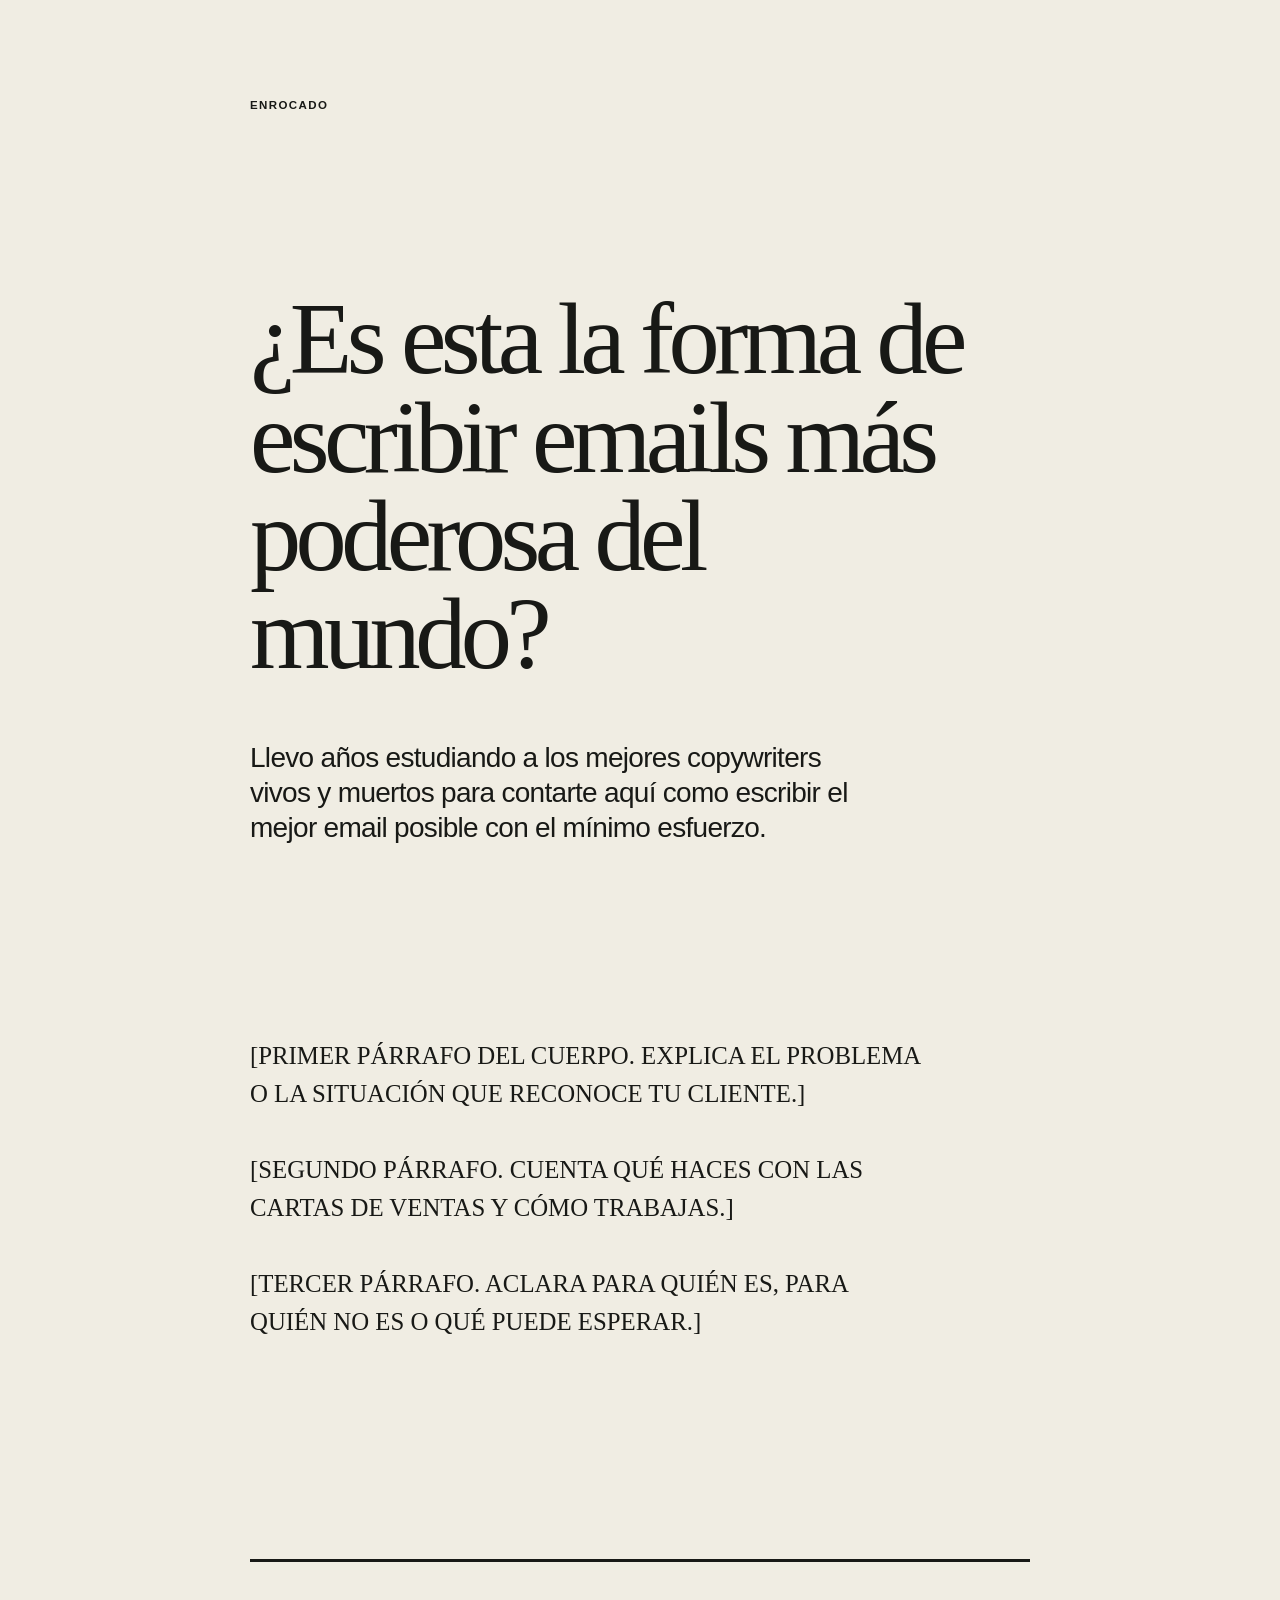
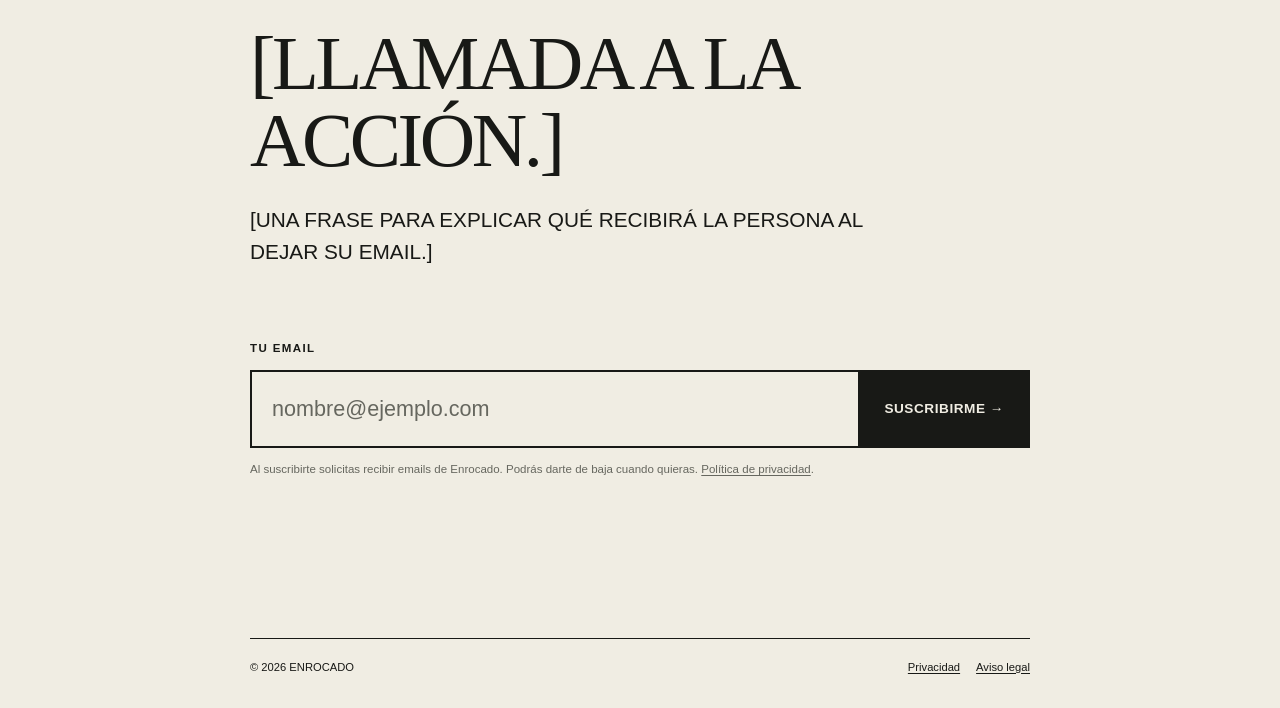
<file: index.html>
<!doctype html>
<html lang="es">
  <head>
    <meta charset="UTF-8" />
    <meta name="viewport" content="width=device-width, initial-scale=1" />
    <meta name="description" content="[DESCRIPCIÓN BREVE PARA GOOGLE Y AL COMPARTIR EL ENLACE]" />
    <meta name="theme-color" content="#f0ede3" />
    <title>Enrocado — Email marketing</title>
    <link rel="icon" href="favicon.svg" type="image/svg+xml" />
    <link rel="stylesheet" href="styles.css" />
    <script src="config.js" defer></script>
    <script src="script.js" defer></script>
  </head>
  <body>
    <a class="skip-link" href="#contenido">Saltar al contenido</a>

    <main id="contenido">
      <header class="intro">
        <a class="wordmark" href="/" aria-label="Enrocado, inicio">ENROCADO</a>
        <h1>¿Es esta la forma de escribir emails más poderosa del mundo?</h1>
        <p class="subtitle">Llevo años estudiando a los mejores copywriters vivos y muertos para contarte aquí como escribir el mejor email posible con el mínimo esfuerzo.</p>
      </header>

      <article class="body-copy" aria-label="Información sobre el servicio">
        <p>[PRIMER PÁRRAFO DEL CUERPO. EXPLICA EL PROBLEMA O LA SITUACIÓN QUE RECONOCE TU CLIENTE.]</p>
        <p>[SEGUNDO PÁRRAFO. CUENTA QUÉ HACES CON LAS CARTAS DE VENTAS Y CÓMO TRABAJAS.]</p>
        <p>[TERCER PÁRRAFO. ACLARA PARA QUIÉN ES, PARA QUIÉN NO ES O QUÉ PUEDE ESPERAR.]</p>
      </article>

      <section class="signup" id="formulario" aria-labelledby="form-title">
        <h2 id="form-title">[LLAMADA A LA ACCIÓN.]</h2>
        <p>[UNA FRASE PARA EXPLICAR QUÉ RECIBIRÁ LA PERSONA AL DEJAR SU EMAIL.]</p>

        <form class="email-form" data-email-form novalidate>
          <label for="email">TU EMAIL</label>
          <div class="field-row">
            <input id="email" name="email" type="email" inputmode="email" autocomplete="email" placeholder="nombre@ejemplo.com" required aria-describedby="form-note form-status" />
            <button type="submit">SUSCRIBIRME <span aria-hidden="true">→</span></button>
          </div>
          <input class="honeypot" type="text" name="website" tabindex="-1" autocomplete="off" aria-hidden="true" />
          <p class="form-note" id="form-note">Al suscribirte solicitas recibir emails de Enrocado. Podrás darte de baja cuando quieras. <a href="privacidad.html">Política de privacidad</a>.</p>
          <p class="form-status" id="form-status" role="status" aria-live="polite"></p>
        </form>
      </section>
    </main>

    <footer>
      <p>© <span data-year>2026</span> ENROCADO</p>
      <nav aria-label="Información legal">
        <a href="privacidad.html">Privacidad</a>
        <a href="aviso-legal.html">Aviso legal</a>
      </nav>
    </footer>

    <!-- Cloudflare Web Analytics -->
    <script type="module" src="https://static.cloudflareinsights.com/beacon.min.js" data-cf-beacon='{"token":"865df05f37be44d89da27278b6924f37"}'></script>
    <!-- End Cloudflare Web Analytics -->
  </body>
</html>
</file>
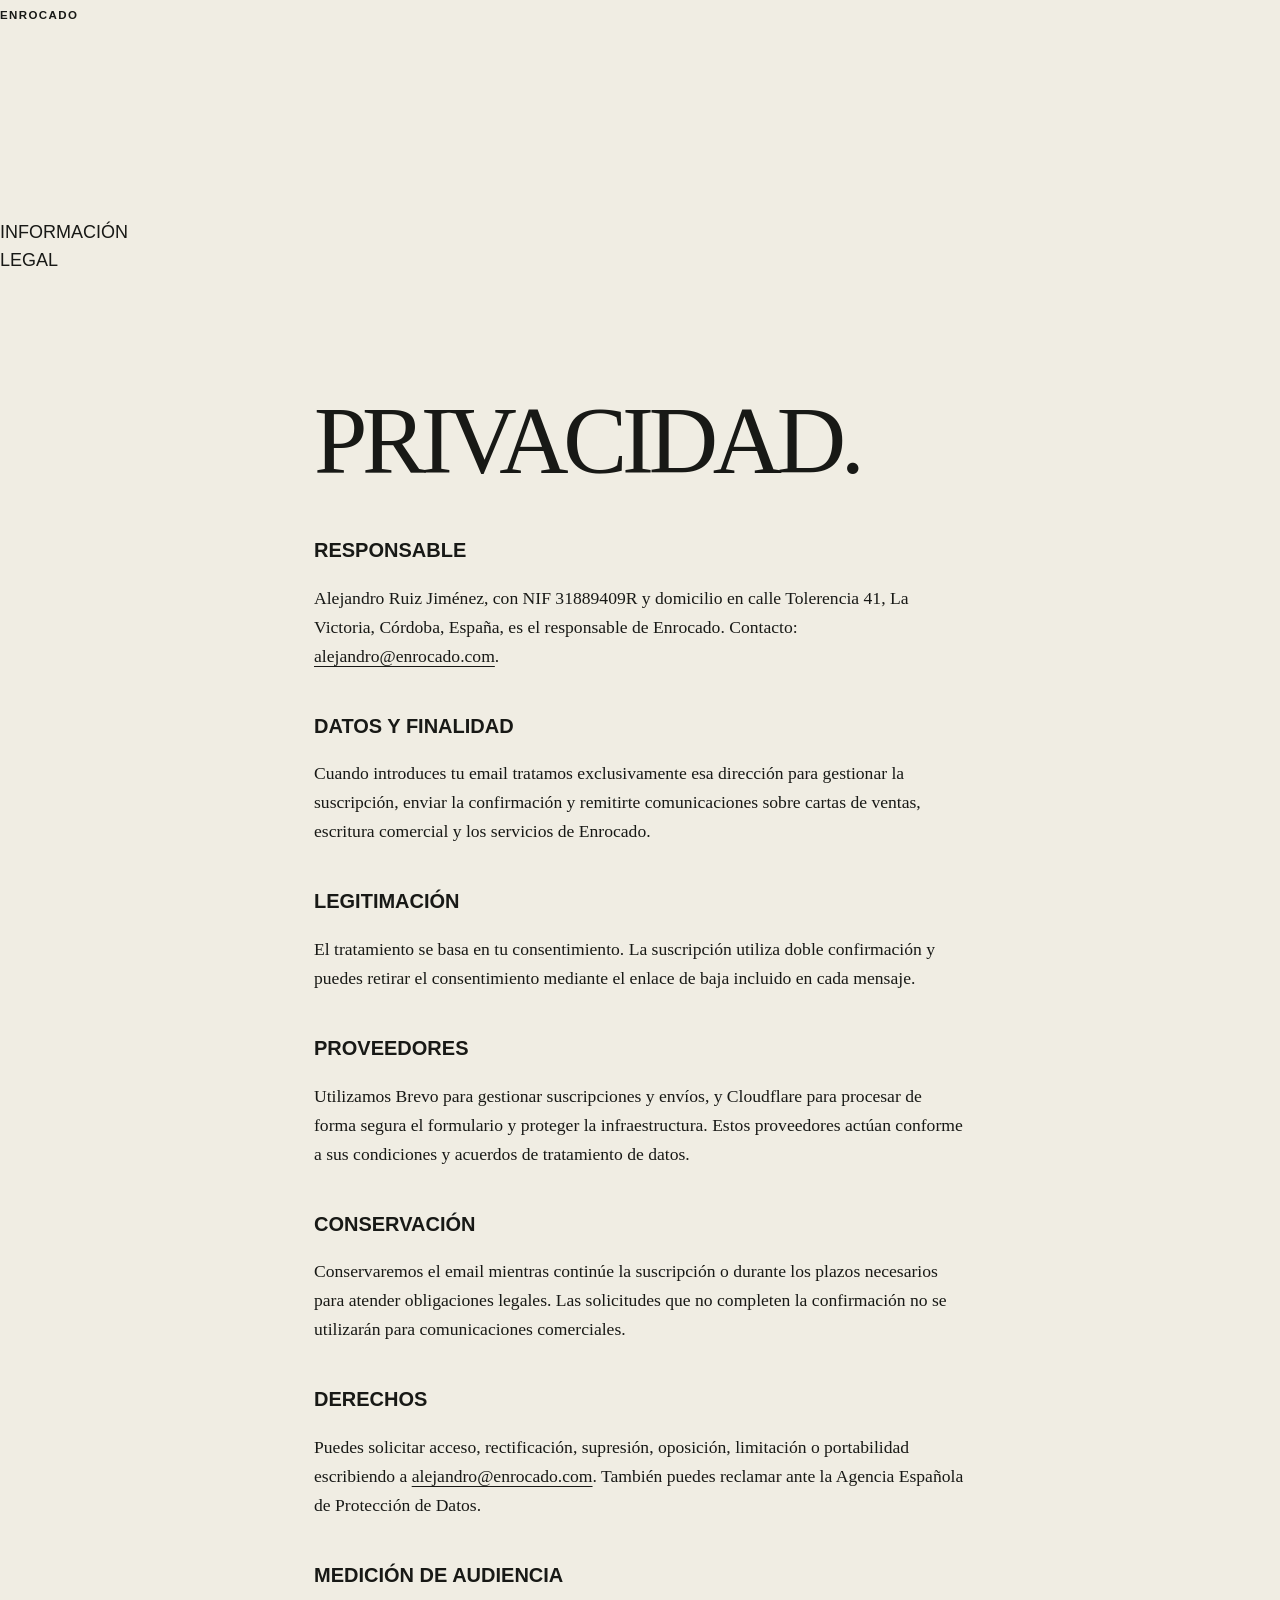
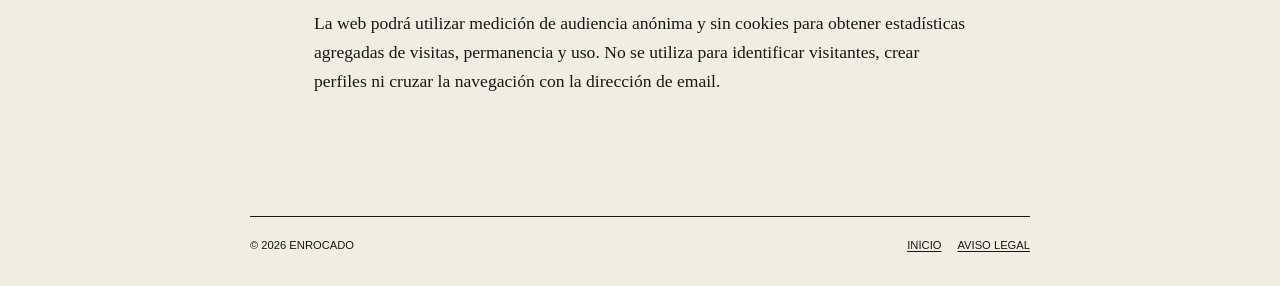
<file: privacidad/index.html>
<!doctype html>
<html lang="es">
  <head>
    <meta charset="UTF-8" />
    <meta name="viewport" content="width=device-width, initial-scale=1" />
    <meta http-equiv="refresh" content="0; url=../privacidad.html" />
    <title>Privacidad — Enrocado</title>
  </head>
  <body>
    <p><a href="../privacidad.html">Continuar a la política de privacidad</a></p>
  </body>
</html>
</file>
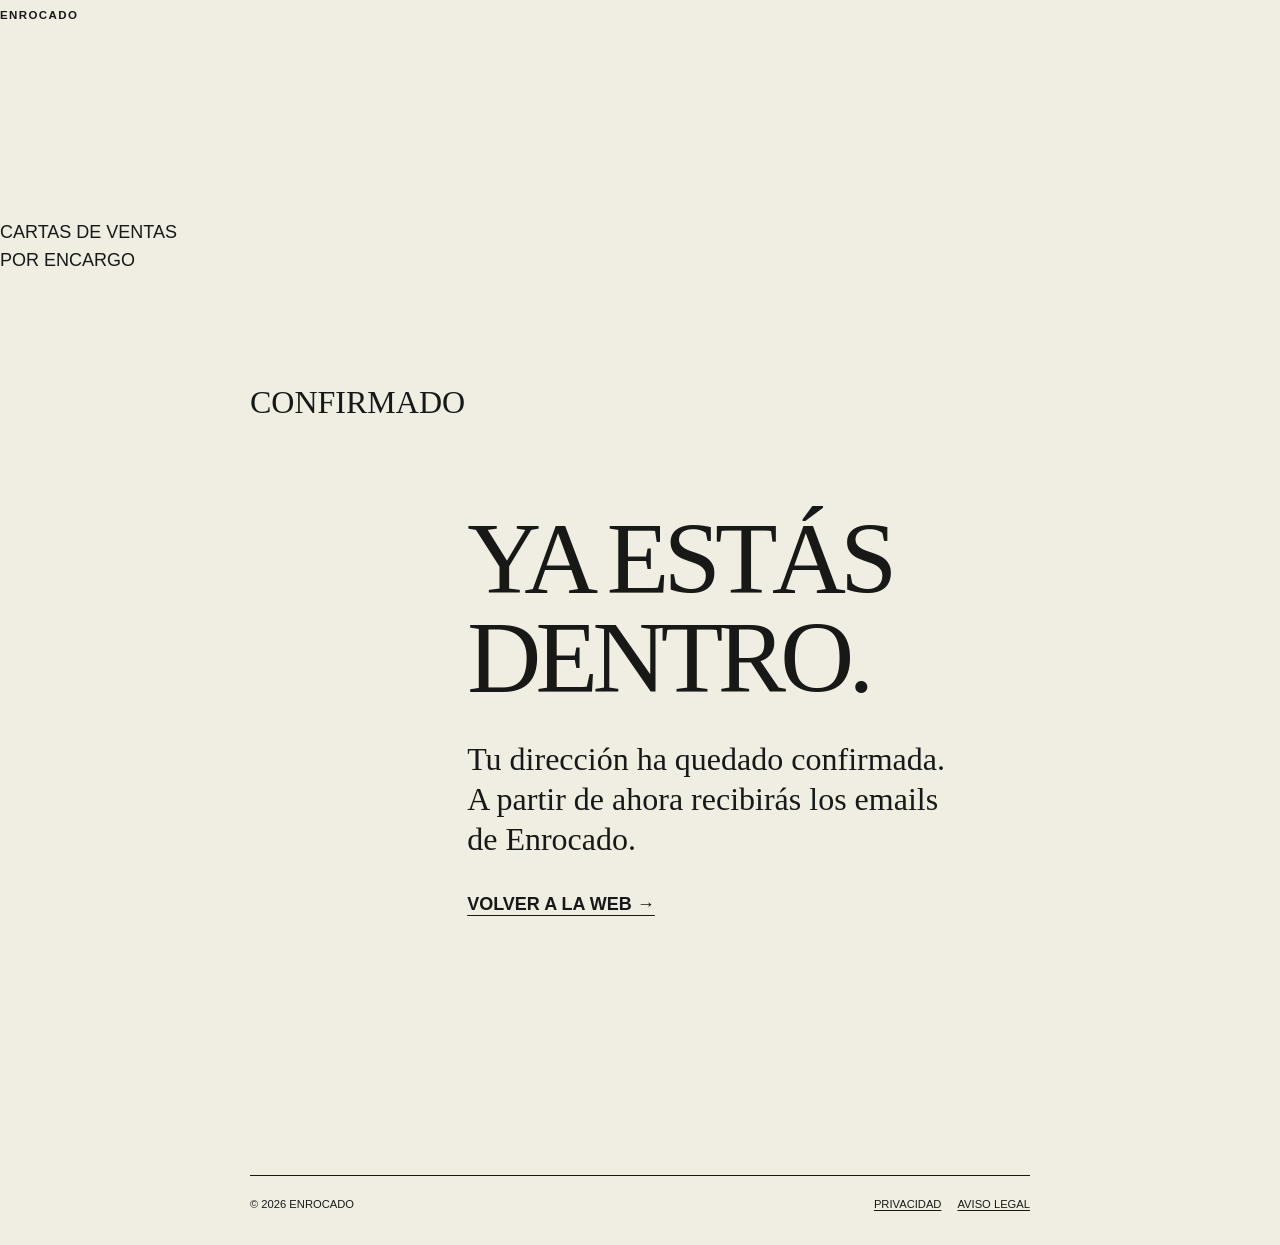
<file: suscripcion-confirmada/index.html>
<!doctype html>
<html lang="es">
  <head>
    <meta charset="UTF-8" />
    <meta name="viewport" content="width=device-width, initial-scale=1" />
    <meta name="robots" content="noindex" />
    <meta http-equiv="refresh" content="0; url=../suscripcion-confirmada.html" />
    <title>Suscripción confirmada — Enrocado</title>
  </head>
  <body>
    <p><a href="../suscripcion-confirmada.html">Continuar a la confirmación</a></p>
  </body>
</html>
</file>
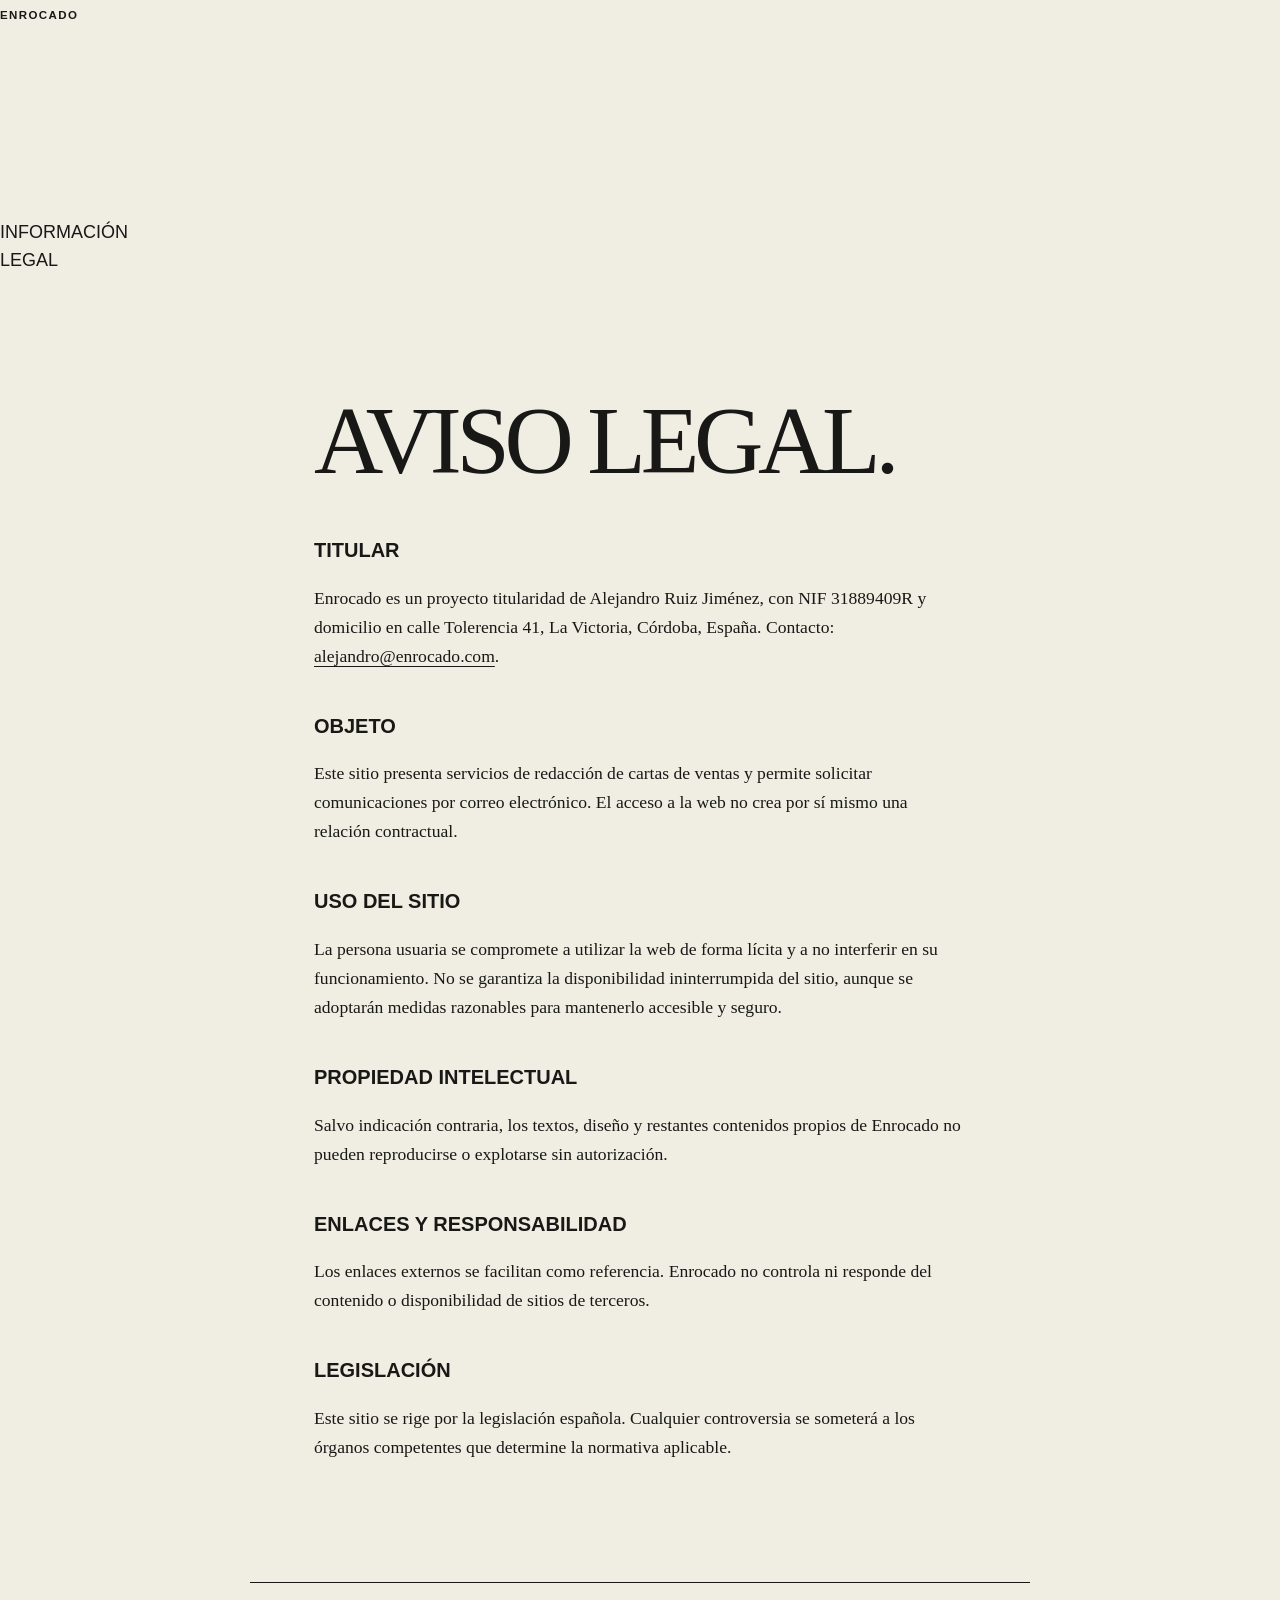
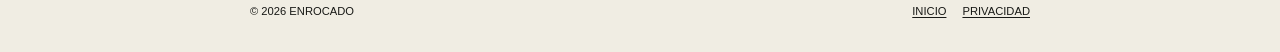
<file: aviso-legal.html>
<!doctype html>
<html lang="es">
  <head>
    <meta charset="UTF-8" />
    <meta name="viewport" content="width=device-width, initial-scale=1" />
    <meta name="theme-color" content="#f0ede3" />
    <title>Aviso legal — Enrocado</title>
    <link rel="icon" href="favicon.svg" type="image/svg+xml" />
    <link rel="stylesheet" href="styles.css" />
    <style>
      .legal { max-width:800px; padding:clamp(3rem,8vw,7rem) clamp(1rem,5vw,4rem); margin:auto; }
      .legal h1 { font-size:clamp(3rem,8vw,6rem); margin:0 0 3rem; }
      .legal h2 { margin:2.5rem 0 .75rem; font-size:1.25rem; text-transform:uppercase; }
      .legal p { font:1.1rem/1.65 Georgia,serif; }
      .legal a { text-underline-offset:.2em; }
      .legal-note { padding:1rem; border:2px solid var(--line); font-family:"Courier New",monospace !important; font-size:.8rem !important; }
    </style>
  </head>
  <body>
    <header class="site-header"><a class="wordmark" href="index.html">ENROCADO</a><p class="header-note">INFORMACIÓN<br />LEGAL</p></header>
    <main class="legal">
      <h1>AVISO LEGAL.</h1>
      <h2>Titular</h2>
      <p>Enrocado es un proyecto titularidad de Alejandro Ruiz Jiménez, con NIF 31889409R y domicilio en calle Tolerencia 41, La Victoria, Córdoba, España. Contacto: <a href="mailto:alejandro@enrocado.com">alejandro@enrocado.com</a>.</p>
      <h2>Objeto</h2>
      <p>Este sitio presenta servicios de redacción de cartas de ventas y permite solicitar comunicaciones por correo electrónico. El acceso a la web no crea por sí mismo una relación contractual.</p>
      <h2>Uso del sitio</h2>
      <p>La persona usuaria se compromete a utilizar la web de forma lícita y a no interferir en su funcionamiento. No se garantiza la disponibilidad ininterrumpida del sitio, aunque se adoptarán medidas razonables para mantenerlo accesible y seguro.</p>
      <h2>Propiedad intelectual</h2>
      <p>Salvo indicación contraria, los textos, diseño y restantes contenidos propios de Enrocado no pueden reproducirse o explotarse sin autorización.</p>
      <h2>Enlaces y responsabilidad</h2>
      <p>Los enlaces externos se facilitan como referencia. Enrocado no controla ni responde del contenido o disponibilidad de sitios de terceros.</p>
      <h2>Legislación</h2>
      <p>Este sitio se rige por la legislación española. Cualquier controversia se someterá a los órganos competentes que determine la normativa aplicable.</p>
    </main>
    <footer><p>© 2026 ENROCADO</p><nav class="footer-links"><a href="index.html">INICIO</a><a href="privacidad.html">PRIVACIDAD</a></nav></footer>
    <!-- Cloudflare Web Analytics -->
  <script type="module" src="https://static.cloudflareinsights.com/beacon.min.js" data-cf-beacon='{"token":"865df05f37be44d89da27278b6924f37"}'></script>
  <!-- End Cloudflare Web Analytics -->
</body>
</html>
</file>
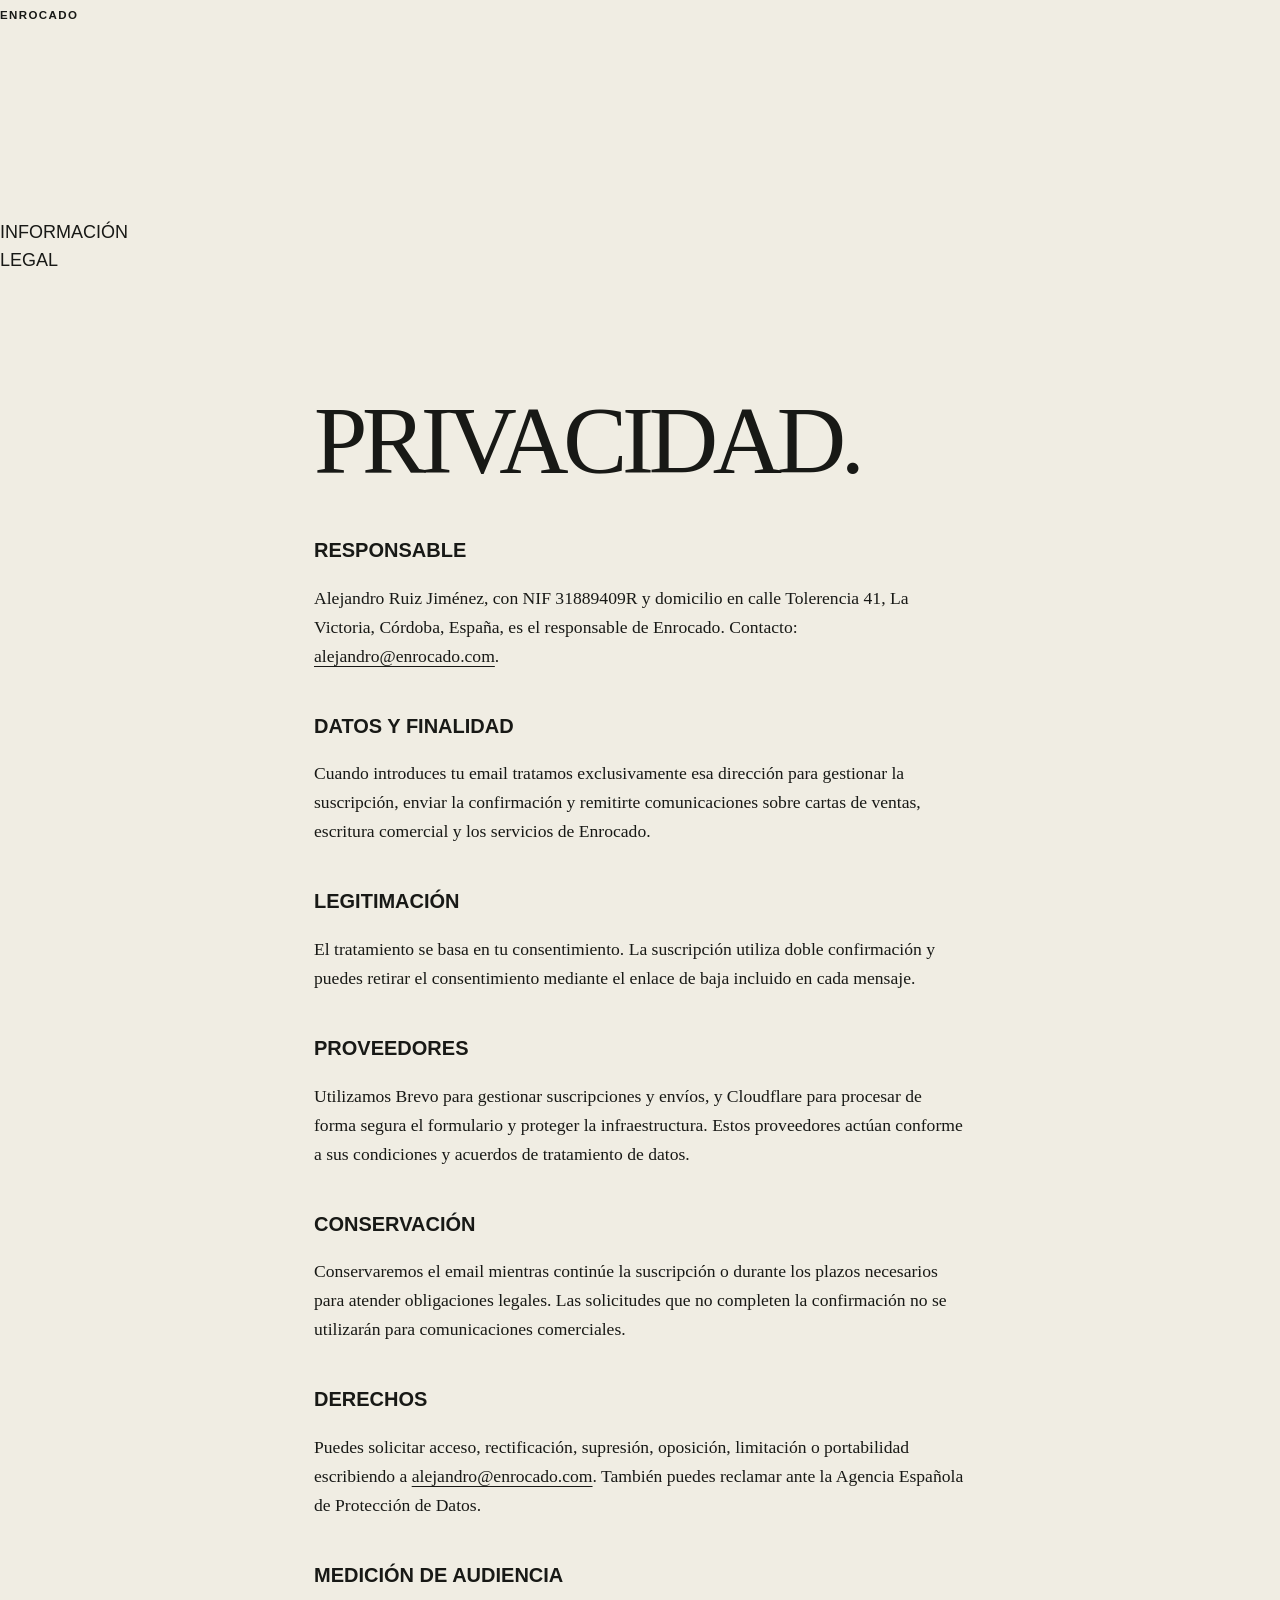
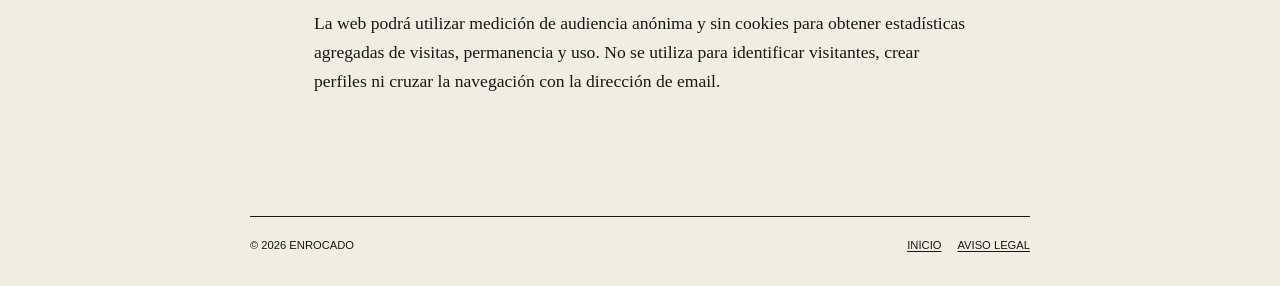
<file: privacidad.html>
<!doctype html>
<html lang="es">
  <head>
    <meta charset="UTF-8" />
    <meta name="viewport" content="width=device-width, initial-scale=1" />
    <meta name="theme-color" content="#f0ede3" />
    <title>Privacidad — Enrocado</title>
    <link rel="icon" href="favicon.svg" type="image/svg+xml" />
    <link rel="stylesheet" href="styles.css" />
    <style>
      .legal { max-width:800px; padding:clamp(3rem,8vw,7rem) clamp(1rem,5vw,4rem); margin:auto; }
      .legal h1 { font-size:clamp(3rem,8vw,6rem); margin:0 0 3rem; }
      .legal h2 { margin:2.5rem 0 .75rem; font-size:1.25rem; text-transform:uppercase; }
      .legal p,.legal li { font:1.1rem/1.65 Georgia,serif; }
      .legal a { text-underline-offset:.2em; }
      .legal-note { padding:1rem; border:2px solid var(--line); font-family:"Courier New",monospace !important; font-size:.8rem !important; }
    </style>
  </head>
  <body>
    <header class="site-header"><a class="wordmark" href="index.html">ENROCADO</a><p class="header-note">INFORMACIÓN<br />LEGAL</p></header>
    <main class="legal">
      <h1>PRIVACIDAD.</h1>
      <h2>Responsable</h2>
      <p>Alejandro Ruiz Jiménez, con NIF 31889409R y domicilio en calle Tolerencia 41, La Victoria, Córdoba, España, es el responsable de Enrocado. Contacto: <a href="mailto:alejandro@enrocado.com">alejandro@enrocado.com</a>.</p>
      <h2>Datos y finalidad</h2>
      <p>Cuando introduces tu email tratamos exclusivamente esa dirección para gestionar la suscripción, enviar la confirmación y remitirte comunicaciones sobre cartas de ventas, escritura comercial y los servicios de Enrocado.</p>
      <h2>Legitimación</h2>
      <p>El tratamiento se basa en tu consentimiento. La suscripción utiliza doble confirmación y puedes retirar el consentimiento mediante el enlace de baja incluido en cada mensaje.</p>
      <h2>Proveedores</h2>
      <p>Utilizamos Brevo para gestionar suscripciones y envíos, y Cloudflare para procesar de forma segura el formulario y proteger la infraestructura. Estos proveedores actúan conforme a sus condiciones y acuerdos de tratamiento de datos.</p>
      <h2>Conservación</h2>
      <p>Conservaremos el email mientras continúe la suscripción o durante los plazos necesarios para atender obligaciones legales. Las solicitudes que no completen la confirmación no se utilizarán para comunicaciones comerciales.</p>
      <h2>Derechos</h2>
      <p>Puedes solicitar acceso, rectificación, supresión, oposición, limitación o portabilidad escribiendo a <a href="mailto:alejandro@enrocado.com">alejandro@enrocado.com</a>. También puedes reclamar ante la Agencia Española de Protección de Datos.</p>
      <h2>Medición de audiencia</h2>
      <p>La web podrá utilizar medición de audiencia anónima y sin cookies para obtener estadísticas agregadas de visitas, permanencia y uso. No se utiliza para identificar visitantes, crear perfiles ni cruzar la navegación con la dirección de email.</p>
    </main>
    <footer><p>© 2026 ENROCADO</p><nav class="footer-links"><a href="index.html">INICIO</a><a href="aviso-legal.html">AVISO LEGAL</a></nav></footer>
    <!-- Cloudflare Web Analytics -->
  <script type="module" src="https://static.cloudflareinsights.com/beacon.min.js" data-cf-beacon='{"token":"865df05f37be44d89da27278b6924f37"}'></script>
  <!-- End Cloudflare Web Analytics -->
</body>
</html>
</file>
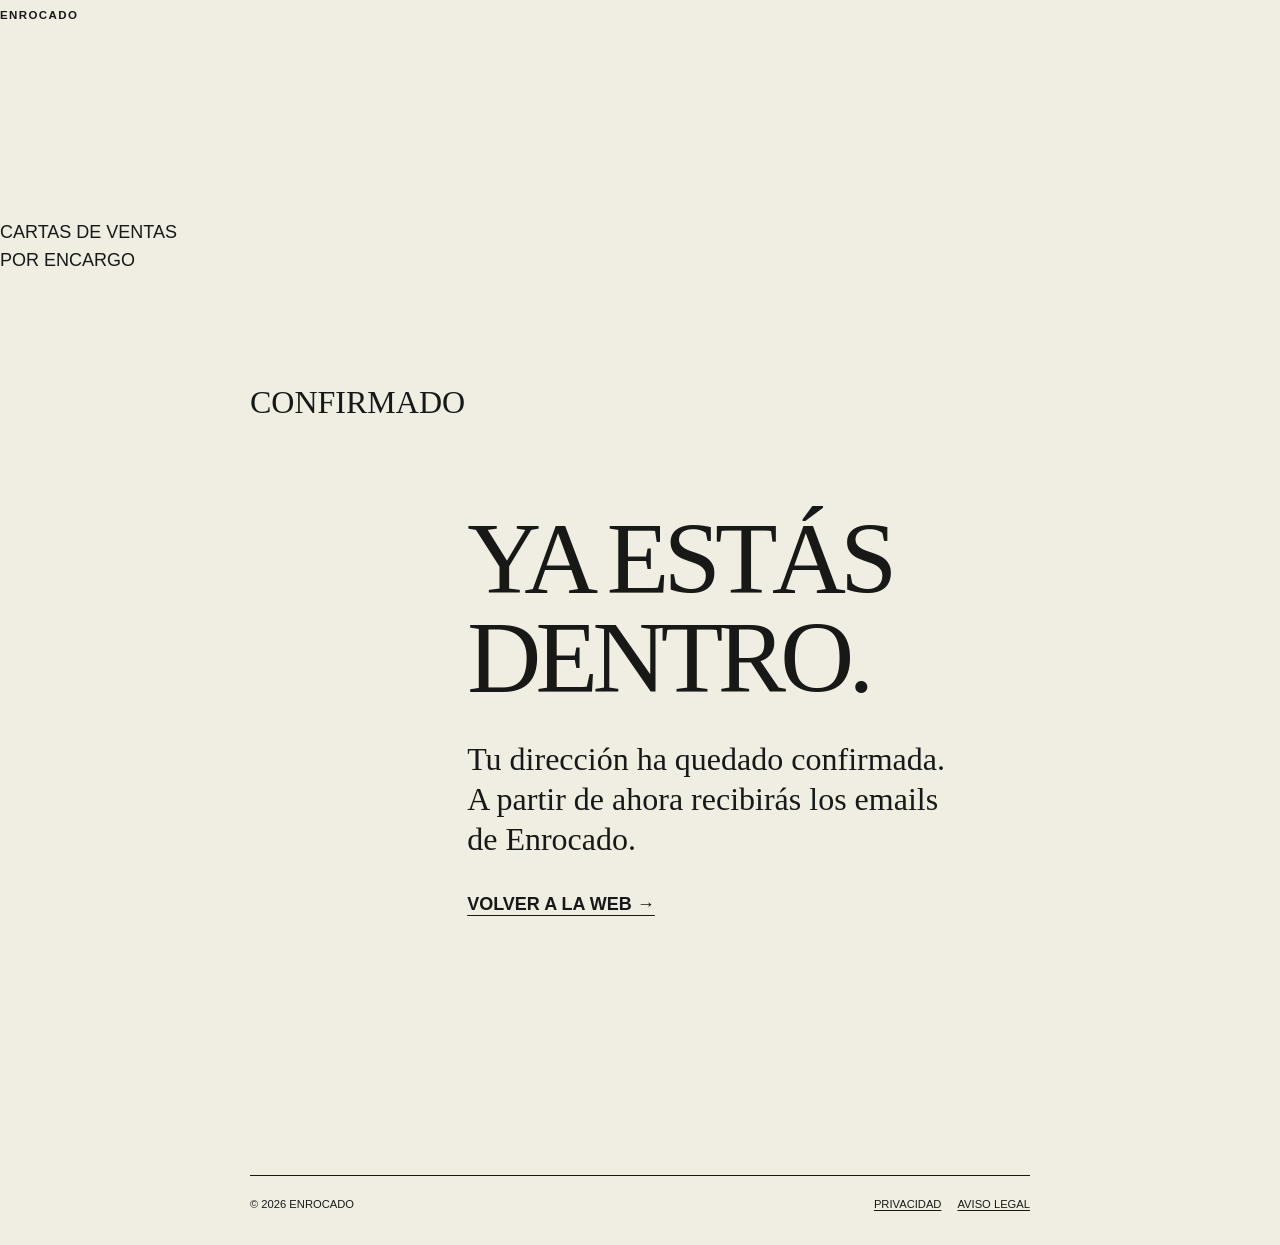
<file: suscripcion-confirmada.html>
<!doctype html>
<html lang="es">
  <head>
    <meta charset="UTF-8" />
    <meta name="viewport" content="width=device-width, initial-scale=1" />
    <meta name="robots" content="noindex" />
    <meta name="theme-color" content="#f0ede3" />
    <title>Suscripción confirmada — Enrocado</title>
    <link rel="icon" href="favicon.svg" type="image/svg+xml" />
    <link rel="stylesheet" href="styles.css" />
    <style>
      .message-page { min-height: 100svh; display: grid; grid-template-rows: auto 1fr auto; }
      .message { display: grid; grid-template-columns: minmax(42px,18%) 1fr; border-bottom: 2px solid var(--line); }
      .message-copy { display:flex; flex-direction:column; justify-content:center; padding:clamp(4rem,10vw,10rem) clamp(1rem,6vw,8rem); }
      .message h1 { max-width:1050px; margin:0 0 2rem; }
      .message p { max-width:620px; margin:0 0 2rem; font:clamp(1.2rem,2.5vw,2rem)/1.25 Georgia,serif; }
      .back-link { width:max-content; font-weight:800; text-underline-offset:.25em; }
      @media(max-width:650px){.message{grid-template-columns:42px 1fr}.message-copy{padding:4rem 1.1rem}}
    </style>
  </head>
  <body class="message-page">
    <header class="site-header"><a class="wordmark" href="index.html">ENROCADO</a><p class="header-note">CARTAS DE VENTAS<br />POR ENCARGO</p></header>
    <main class="message">
      <p class="folio" aria-hidden="true">CONFIRMADO</p>
      <div class="message-copy">
        <h1>YA ESTÁS DENTRO.</h1>
        <p>Tu dirección ha quedado confirmada. A partir de ahora recibirás los emails de Enrocado.</p>
        <a class="back-link" href="index.html">VOLVER A LA WEB →</a>
      </div>
    </main>
    <footer><p>© 2026 ENROCADO</p><nav class="footer-links"><a href="privacidad.html">PRIVACIDAD</a><a href="aviso-legal.html">AVISO LEGAL</a></nav></footer>
    <!-- Cloudflare Web Analytics -->
  <script type="module" src="https://static.cloudflareinsights.com/beacon.min.js" data-cf-beacon='{"token":"865df05f37be44d89da27278b6924f37"}'></script>
  <!-- End Cloudflare Web Analytics -->
</body>
</html>
</file>
<file: styles.css>
:root {
  --paper: #f0ede3;
  --ink: #181916;
  --muted: #66675f;
  --signal: #d9ff43;
  --max: 780px;
}

* { box-sizing: border-box; }

html { scroll-behavior: smooth; }

body {
  margin: 0;
  background: var(--paper);
  color: var(--ink);
  font-family: Arial, Helvetica, sans-serif;
  font-size: 18px;
  line-height: 1.55;
  text-rendering: optimizeLegibility;
}

a { color: inherit; }
button, input { font: inherit; }
::selection { background: var(--signal); color: var(--ink); }

.skip-link {
  position: fixed;
  top: .75rem;
  left: .75rem;
  z-index: 10;
  padding: .65rem .85rem;
  background: var(--ink);
  color: var(--paper);
  transform: translateY(-200%);
}
.skip-link:focus { transform: translateY(0); }

main,
footer {
  width: min(calc(100% - 2rem), var(--max));
  margin-inline: auto;
}

main { padding: clamp(2rem, 7vw, 6rem) 0 clamp(4rem, 10vw, 9rem); }

.wordmark {
  display: inline-block;
  margin-bottom: clamp(5rem, 14vw, 11rem);
  font-size: .72rem;
  font-weight: 800;
  letter-spacing: .12em;
  text-decoration: none;
}

h1 {
  margin: 0;
  max-width: 760px;
  font-family: Georgia, "Times New Roman", serif;
  font-size: clamp(3rem, 8vw, 6.7rem);
  font-weight: 400;
  line-height: .96;
  letter-spacing: -.055em;
}

.subtitle {
  max-width: 620px;
  margin: clamp(2rem, 5vw, 3.5rem) 0 0;
  font-size: clamp(1.25rem, 3vw, 1.75rem);
  line-height: 1.25;
  letter-spacing: -.025em;
}

.body-copy {
  max-width: 680px;
  margin-top: clamp(6rem, 15vw, 12rem);
  font-family: Georgia, "Times New Roman", serif;
  font-size: clamp(1.25rem, 2.6vw, 1.55rem);
  line-height: 1.55;
}

.body-copy p { margin: 0 0 1.5em; }
.body-copy p:last-child { margin-bottom: 0; }

.signup {
  margin-top: clamp(7rem, 17vw, 14rem);
  padding-top: clamp(2.5rem, 5vw, 4rem);
  border-top: 3px solid var(--ink);
}

.signup h2 {
  max-width: 680px;
  margin: 0;
  font-family: Georgia, "Times New Roman", serif;
  font-size: clamp(2.5rem, 6vw, 4.8rem);
  font-weight: 400;
  line-height: 1;
  letter-spacing: -.045em;
}

.signup > p {
  max-width: 620px;
  margin: 1.5rem 0 clamp(2.5rem, 6vw, 4.5rem);
  font-size: clamp(1.05rem, 2vw, 1.3rem);
}

.email-form label {
  display: block;
  margin-bottom: .75rem;
  font-size: .72rem;
  font-weight: 800;
  letter-spacing: .12em;
}

.field-row {
  display: grid;
  grid-template-columns: 1fr auto;
  border: 2px solid var(--ink);
}

.field-row input {
  min-width: 0;
  padding: 1.25rem;
  border: 0;
  outline: 0;
  background: transparent;
  color: var(--ink);
  font-size: clamp(1.05rem, 2.5vw, 1.35rem);
}

.field-row input::placeholder { color: var(--muted); }
.field-row:focus-within { outline: 4px solid var(--signal); outline-offset: 3px; }

.field-row button {
  padding: 1rem 1.5rem;
  border: 0;
  border-left: 2px solid var(--ink);
  background: var(--ink);
  color: var(--paper);
  font-size: .85rem;
  font-weight: 800;
  letter-spacing: .04em;
  cursor: pointer;
}

.field-row button:hover,
.field-row button:focus-visible {
  background: var(--signal);
  color: var(--ink);
}

.field-row button:disabled { cursor: wait; opacity: .55; }

.form-note,
.form-status {
  margin: .85rem 0 0;
  color: var(--muted);
  font-size: .72rem;
  line-height: 1.5;
}

.form-note a { text-underline-offset: .18em; }
.form-status { min-height: 1.1rem; color: var(--ink); font-weight: 700; }

.honeypot {
  position: absolute !important;
  width: 1px !important;
  height: 1px !important;
  overflow: hidden !important;
  clip: rect(0 0 0 0) !important;
}

footer {
  display: flex;
  justify-content: space-between;
  gap: 1rem;
  padding: 1.25rem 0 2rem;
  border-top: 1px solid var(--ink);
  font-size: .7rem;
}

footer p { margin: 0; }
footer nav { display: flex; flex-wrap: wrap; gap: 1rem; }
footer a { text-underline-offset: .18em; }

@media (max-width: 620px) {
  body { font-size: 16px; }
  main { padding-top: 1.5rem; }
  .wordmark { margin-bottom: 5rem; }
  .field-row { grid-template-columns: 1fr; }
  .field-row button {
    min-height: 60px;
    border-left: 0;
    border-top: 2px solid var(--ink);
  }
  footer { flex-direction: column; }
}

@media (prefers-reduced-motion: reduce) {
  html { scroll-behavior: auto; }
}
</file>
